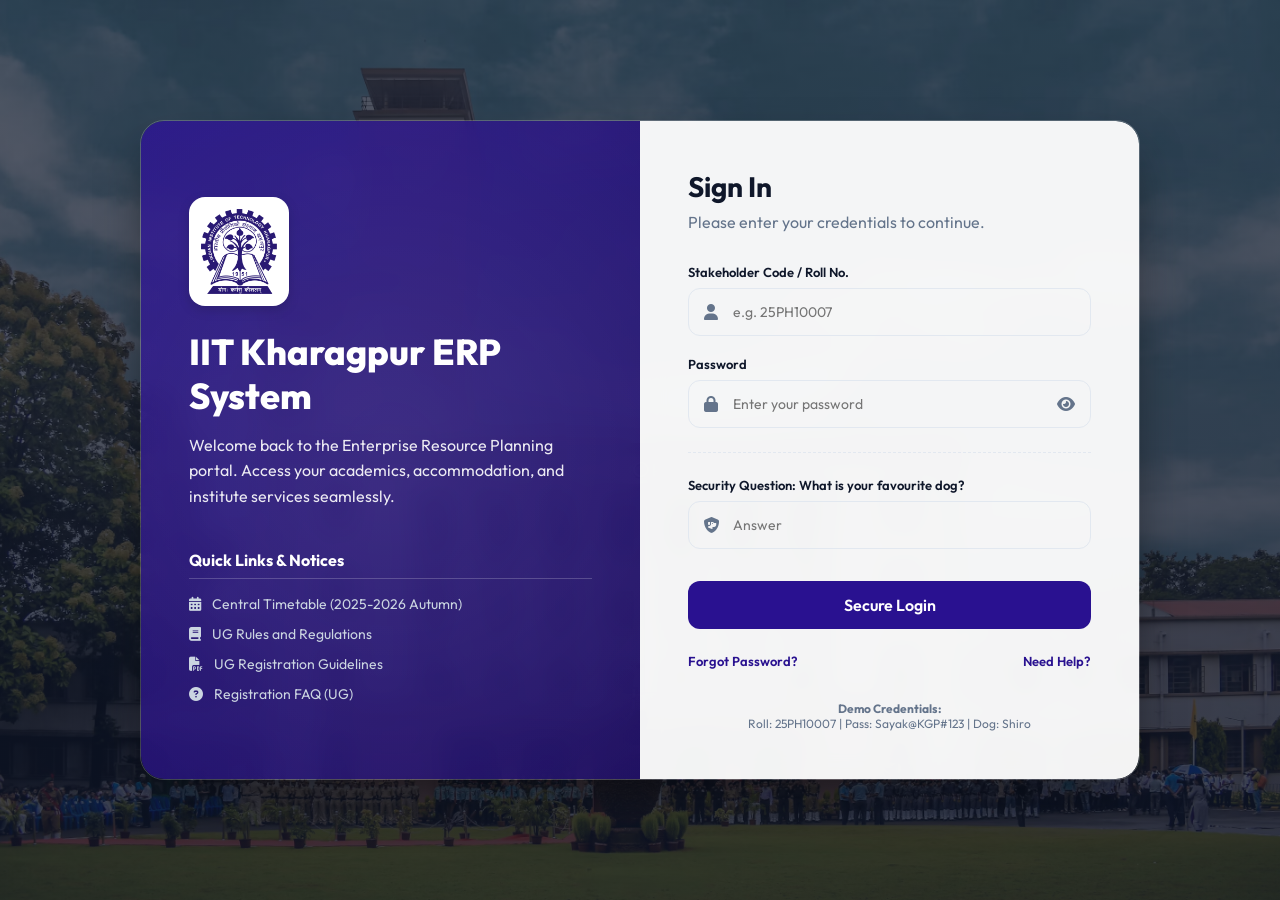
<file: index.html>
<!DOCTYPE html>
<html lang="en">
<head>
    <meta charset="UTF-8">
    <meta name="viewport" content="width=device-width, initial-scale=1.0">
    <title>Login - ERP KGP</title>
    <link rel="icon" type="image/png" href="iitkgp logo.png">
    <link rel="stylesheet" href="style.css">
    <link rel="stylesheet" href="https://cdnjs.cloudflare.com/ajax/libs/font-awesome/6.4.0/css/all.min.css">
    <style>
        body {
            display: flex;
            align-items: center;
            justify-content: center;
            min-height: 100vh;
            background: linear-gradient(rgba(15, 23, 42, 0.7), rgba(15, 23, 42, 0.8)), url('iitkgp.avif') center/cover no-repeat fixed;
            margin: 0;
            overflow-x: hidden;
            font-family: 'Inter', sans-serif;
        }

        .login-container {
            width: 100%;
            max-width: 1000px;
            display: flex;
            background: transparent;
            border-radius: 24px;
            box-shadow: 0 25px 50px -12px rgba(0, 0, 0, 0.5);
            overflow: hidden;
            z-index: 10;
            border: 1px solid rgba(255, 255, 255, 0.2);
            min-height: 600px;
        }

        .login-brand {
            flex: 1;
            background: linear-gradient(135deg, rgba(41, 17, 144, 0.85), rgba(30, 12, 106, 0.85));
            backdrop-filter: blur(12px);
            padding: 48px;
            color: white;
            display: flex;
            flex-direction: column;
            justify-content: center;
            position: relative;
            overflow: hidden;
        }

        .login-brand::before {
            content: '';
            position: absolute;
            top: -50%;
            left: -50%;
            width: 200%;
            height: 200%;
            background: radial-gradient(circle, rgba(255,255,255,0.1) 0%, transparent 60%);
            animation: rotate 20s linear infinite;
        }

        @keyframes rotate {
            0% { transform: rotate(0deg); }
            100% { transform: rotate(360deg); }
        }

        .brand-logo {
            font-size: 64px;
            margin-bottom: 24px;
            z-index: 1;
        }

        .brand-title {
            font-size: 36px;
            font-weight: 800;
            margin: 0 0 16px 0;
            z-index: 1;
            line-height: 1.2;
        }

        .brand-subtitle {
            font-size: 16px;
            opacity: 0.9;
            z-index: 1;
            line-height: 1.6;
        }

        .login-form-area {
            flex: 1;
            padding: 48px;
            display: flex;
            flex-direction: column;
            justify-content: center;
            background: rgba(255, 255, 255, 0.95);
            backdrop-filter: blur(12px);
        }

        .form-header {
            margin-bottom: 32px;
        }

        .form-header h2 {
            font-size: 28px;
            margin: 0 0 8px 0;
            color: var(--text-main);
        }

        .form-header p {
            color: var(--text-muted);
            margin: 0;
        }

        .input-group {
            margin-bottom: 20px;
            position: relative;
        }

        .input-group label {
            display: block;
            margin-bottom: 8px;
            font-size: 13px;
            font-weight: 600;
            color: var(--text-main);
        }

        .input-group input {
            width: 100%;
            padding: 14px 16px 14px 44px;
            border: 1px solid var(--border-color);
            border-radius: 12px;
            font-size: 14px;
            background: var(--bg-color);
            color: var(--text-main);
            transition: var(--transition-fast);
            box-sizing: border-box;
        }

        .input-group input:focus {
            outline: none;
            border-color: var(--brand-primary);
            box-shadow: 0 0 0 4px var(--brand-primary-bg);
            background: var(--panel-bg);
        }

        .input-group i {
            position: absolute;
            left: 16px;
            top: 50%;
            transform: translateY(-50%);
            color: var(--text-muted);
            font-size: 16px;
        }

        .toggle-password {
            position: absolute;
            right: 16px;
            left: auto !important;
            top: 50%;
            transform: translateY(-50%);
            color: var(--text-muted);
            font-size: 16px;
            cursor: pointer;
            transition: var(--transition-fast);
            z-index: 10;
        }

        .toggle-password:hover {
            color: var(--brand-primary);
        }

        .input-wrapper {
            position: relative;
            width: 100%;
        }

        .btn-login {
            width: 100%;
            padding: 14px;
            background: var(--brand-primary);
            color: white;
            border: none;
            border-radius: 12px;
            font-size: 16px;
            font-weight: 600;
            cursor: pointer;
            transition: var(--transition-fast);
            margin-top: 12px;
        }

        .btn-login:hover {
            background: #1e0c6a; /* A darker shade of var(--brand-primary) #291190 */
            transform: translateY(-1px);
            box-shadow: 0 4px 6px -1px rgba(0, 0, 0, 0.1), 0 2px 4px -1px rgba(0, 0, 0, 0.06);
        }

        .login-links {
            display: flex;
            justify-content: space-between;
            margin-top: 24px;
            font-size: 13px;
        }

        .login-links a {
            color: var(--brand-primary);
            text-decoration: none;
            font-weight: 600;
        }

        .login-links a:hover {
            text-decoration: underline;
        }

        .error-toast {
            display: none;
            background: var(--accent-red-bg);
            color: var(--accent-red);
            padding: 12px 16px;
            border-radius: 8px;
            font-size: 13px;
            font-weight: 600;
            margin-bottom: 20px;
            border: 1px solid rgba(239, 68, 68, 0.2);
            align-items: center;
            gap: 8px;
        }

        .error-toast.active {
            display: flex;
            animation: shake 0.4s ease-in-out;
        }

        @keyframes shake {
            0%, 100% { transform: translateX(0); }
            25% { transform: translateX(-5px); }
            50% { transform: translateX(5px); }
            75% { transform: translateX(-5px); }
        }

        @media (max-width: 768px) {
            body {
                padding: 16px;
                background-attachment: scroll;
            }
            .login-container {
                flex-direction: column-reverse;
                min-height: auto;
                border-radius: 20px;
                border: 1px solid rgba(255, 255, 255, 0.2);
            }
            .login-brand {
                padding: 32px 20px;
            }
            .login-form-area {
                padding: 32px 20px;
            }
        }
    </style>
</head>
<body>
    <div class="login-container">
        <!-- Branding Side -->
        <div class="login-brand">
            <img src="iitkgp logo.png" alt="IIT KGP Logo" style="width: 100px; background: white; padding: 12px; border-radius: 16px; box-shadow: 0 4px 12px rgba(0,0,0,0.15); margin-bottom: 24px; z-index: 1;">
            <h1 class="brand-title">IIT Kharagpur ERP System</h1>
            <p class="brand-subtitle">Welcome back to the Enterprise Resource Planning portal. Access your academics, accommodation, and institute services seamlessly.</p>
            
            <div style="margin-top: 40px; z-index: 1;">
                <h3 style="font-size: 16px; margin-bottom: 16px; border-bottom: 1px solid rgba(255,255,255,0.2); padding-bottom: 8px;">Quick Links & Notices</h3>
                <ul style="list-style: none; padding: 0; margin: 0; font-size: 14px; display: flex; flex-direction: column; gap: 12px;">
                    <li><a href="https://erp.iitkgp.ac.in/Acad/AUT_Time_Table_25_26.pdf" target="_blank" style="color: #cbd5e1; text-decoration: none;"><i class="fa-solid fa-calendar-days" style="margin-right: 8px;"></i> Central Timetable (2025-2026 Autumn)</a></li>
                    <li><a href="https://erp.iitkgp.ac.in/regulation_UG_corrected.pdf" target="_blank" style="color: #cbd5e1; text-decoration: none;"><i class="fa-solid fa-book" style="margin-right: 8px;"></i> UG Rules and Regulations</a></li>
                    <li><a href="https://erp.iitkgp.ac.in/SubRegGuideline.pdf" target="_blank" style="color: #cbd5e1; text-decoration: none;"><i class="fa-solid fa-file-pdf" style="margin-right: 8px;"></i> UG Registration Guidelines</a></li>
                    <li><a href="https://erp.iitkgp.ac.in/FAQ-UG.pdf" target="_blank" style="color: #cbd5e1; text-decoration: none;"><i class="fa-solid fa-circle-question" style="margin-right: 8px;"></i> Registration FAQ (UG)</a></li>
                </ul>
            </div>
        </div>

        <!-- Form Side -->
        <div class="login-form-area">
            <div class="form-header">
                <h2>Sign In</h2>
                <p>Please enter your credentials to continue.</p>
            </div>

            <div class="error-toast" id="errorToast">
                <i class="fa-solid fa-circle-exclamation"></i>
                <span id="errorMessage">Invalid credentials. Please try again.</span>
            </div>

            <form id="loginForm" onsubmit="attemptLogin(event)">
                <div class="input-group">
                    <label>Stakeholder Code / Roll No.</label>
                    <div class="input-wrapper">
                        <i class="fa-solid fa-user"></i>
                        <input type="text" id="roll" placeholder="e.g. 25PH10007" autocomplete="off">
                    </div>
                </div>

                <div class="input-group">
                    <label>Password</label>
                    <div class="input-wrapper">
                        <i class="fa-solid fa-lock"></i>
                        <input type="password" id="pwd" placeholder="Enter your password" style="padding-right: 44px;">
                        <i class="fa-solid fa-eye toggle-password" id="togglePasswordBtn"></i>
                    </div>
                </div>

                <div class="input-group" style="margin-top: 24px; padding-top: 24px; border-top: 1px dashed var(--border-color);">
                    <label>Security Question: What is your favourite dog?</label>
                    <div class="input-wrapper">
                        <i class="fa-solid fa-shield-dog"></i>
                        <input type="text" id="ans" placeholder="Answer" autocomplete="off">
                    </div>
                </div>

                <button type="submit" class="btn-login">Secure Login</button>
            </form>

            <div class="login-links">
                <a href="#" onclick="alert('Password reset link has been sent to your registered institute email ID.'); return false;">Forgot Password?</a>
                <a href="#" onclick="alert('Please contact ERP Helpdesk at 03222-81019 for assistance.'); return false;">Need Help?</a>
            </div>
            
            <div style="margin-top: 32px; font-size: 12px; color: var(--text-muted); text-align: center;">
                <p><strong>Demo Credentials:</strong><br>Roll: 25PH10007 | Pass: Sayak@KGP#123 | Dog: Shiro</p>
            </div>
        </div>
    </div>

    <script>
        function attemptLogin(e) {
            e.preventDefault();
            const roll = document.getElementById('roll').value.trim();
            const pwd = document.getElementById('pwd').value;
            const ans = document.getElementById('ans').value.trim().toLowerCase();
            const errorToast = document.getElementById('errorToast');

            errorToast.classList.remove('active');

            if (roll === '25PH10007' && pwd === 'Sayak@KGP#123' && ans === 'shiro') {
                // Successful Login! Redirect to Dashboard
                window.location.href = 'dashboard/';
            } else {
                // Failed Login
                errorToast.classList.add('active');
            }
        }

        // Toggle Password Visibility
        const togglePasswordBtn = document.getElementById('togglePasswordBtn');
        const pwdInput = document.getElementById('pwd');
        if (togglePasswordBtn && pwdInput) {
            togglePasswordBtn.addEventListener('click', () => {
                if (pwdInput.type === 'password') {
                    pwdInput.type = 'text';
                    togglePasswordBtn.classList.remove('fa-eye');
                    togglePasswordBtn.classList.add('fa-eye-slash');
                } else {
                    pwdInput.type = 'password';
                    togglePasswordBtn.classList.remove('fa-eye-slash');
                    togglePasswordBtn.classList.add('fa-eye');
                }
            });
        }
    </script>
</body>
</html>
</file>
<file: style.css>
@import url('https://fonts.googleapis.com/css2?family=Outfit:wght@300;400;500;600;700;800&display=swap');

:root {
    --brand-bg: #f8fafc;
    /* Premium clean off-white background */
    --panel-bg: #ffffff;
    /* Crisp white panels */
    --border-color: #e2e8f0;
    /* Soft slate/gray borders */
    --border-hover: #cbd5e1;
    --text-main: #0f172a;
    /* Slate-900 high contrast text */
    --text-muted: #64748b;
    /* Slate-500 muted text */
    --brand-primary: #291190;
    /* Premium Vercel/Linear royal blue */
    --brand-primary-light: #60a5fa;
    --brand-primary-bg: rgba(59, 130, 246, 0.05);
    --brand-primary-hover: rgba(59, 130, 246, 0.08);
    --accent-red: #ef4444;
    /* Clean alert red */
    --accent-red-bg: rgba(239, 68, 68, 0.05);
    --accent-green: #10b981;
    /* Success green */
    --accent-green-bg: rgba(16, 185, 129, 0.05);

    --shadow-sm: 0 1px 3px 0 rgba(0, 0, 0, 0.05), 0 1px 2px -1px rgba(0, 0, 0, 0.05);
    --shadow-md: 0 4px 6px -1px rgba(0, 0, 0, 0.05), 0 2px 4px -2px rgba(0, 0, 0, 0.05);
    --shadow-lg: 0 10px 15px -3px rgba(0, 0, 0, 0.05), 0 4px 6px -4px rgba(0, 0, 0, 0.05);
    --shadow-xl: 0 20px 25px -5px rgba(0, 0, 0, 0.05), 0 8px 10px -6px rgba(0, 0, 0, 0.05);

    --transition-fast: 0.15s cubic-bezier(0.4, 0, 0.2, 1);
    --transition-normal: 0.25s cubic-bezier(0.4, 0, 0.2, 1);
    --sidebar-width: 280px;
}

* {
    margin: 0;
    padding: 0;
    box-sizing: border-box;
    font-family: 'Outfit', sans-serif;
}

body {
    background-color: var(--brand-bg);
    /* Clean grid background overlay */
    background-image:
        radial-gradient(var(--border-color) 1px, transparent 1px);
    background-size: 24px 24px;
    color: var(--text-main);
    overflow-x: hidden;
    position: relative;
    min-height: 100vh;
}

/* Subtle background glow blobs - soft and light */
.bg-blob {
    position: fixed;
    border-radius: 50%;
    filter: blur(140px);
    z-index: -1;
    pointer-events: none;
    opacity: 0.4;
}

.blob-1 {
    top: -10%;
    left: -10%;
    width: 600px;
    height: 600px;
    background: radial-gradient(circle, rgba(59, 130, 246, 0.12) 0%, transparent 70%);
}

.blob-2 {
    bottom: -10%;
    right: -10%;
    width: 800px;
    height: 800px;
    background: radial-gradient(circle, rgba(99, 102, 241, 0.08) 0%, transparent 70%);
}

.blob-3 {
    top: 30%;
    left: 35%;
    width: 500px;
    height: 500px;
    background: radial-gradient(circle, rgba(16, 185, 129, 0.05) 0%, transparent 70%);
}

/* Glass panel styled as premium white card */
.glass-panel {
    background: var(--panel-bg);
    border: 1px solid var(--border-color);
    box-shadow: var(--shadow-sm);
    border-radius: 12px;
}

/* Layout */
.dashboard {
    display: flex;
    min-height: 100vh;
}

/* Sidebar - Unified Light Theme */
.sidebar {
    width: var(--sidebar-width);
    height: 100vh;
    position: fixed;
    background: var(--panel-bg);
    border-right: 1px solid var(--border-color);
    z-index: 1000;
    display: flex;
    flex-direction: column;
    transition: var(--transition-normal);
}

.sidebar-header {
    padding: 24px;
    display: flex;
    align-items: center;
    gap: 12px;
    border-bottom: 1px solid var(--border-color);
}

.sidebar-header h2 {
    font-size: 20px;
    font-weight: 700;
    color: var(--text-main);
    letter-spacing: -0.5px;
}

.close-btn {
    display: none;
    background: transparent;
    border: none;
    color: var(--text-muted);
    font-size: 20px;
    cursor: pointer;
    margin-left: auto;
    transition: var(--transition-fast);
}

.close-btn:hover {
    color: var(--text-main);
}

.sidebar-menu {
    padding: 16px;
    overflow-y: auto;
    flex: 1;
}

.sidebar-menu::-webkit-scrollbar {
    width: 4px;
}

.sidebar-menu::-webkit-scrollbar-thumb {
    background: var(--border-color);
    border-radius: 10px;
}

.menu-item {
    display: flex;
    align-items: center;
    gap: 12px;
    padding: 10px 16px;
    color: var(--text-muted);
    border-radius: 8px;
    margin-bottom: 4px;
    transition: var(--transition-fast);
    cursor: pointer;
    text-decoration: none;
    font-size: 14px;
    font-weight: 500;
    border: 1px solid transparent;
}

.menu-item i {
    font-size: 16px;
    width: 20px;
    text-align: center;
    color: var(--text-muted);
    transition: var(--transition-fast);
}

.menu-item:hover,
.menu-item.active {
    background: var(--brand-primary-bg);
    color: var(--brand-primary);
}

.menu-item.active {
    background: var(--brand-primary-bg);
    border-color: rgba(59, 130, 246, 0.15);
    font-weight: 600;
}

.menu-item:hover i,
.menu-item.active i {
    color: var(--brand-primary);
}

/* Accordion Navigation Category */
.accordion-wrapper {
    margin-bottom: 4px;
}

.accordion-header {
    justify-content: space-between;
}

.accordion-content {
    max-height: 0;
    overflow: hidden;
    transition: max-height 0.3s cubic-bezier(0.4, 0, 0.2, 1);
    background: var(--brand-bg);
    border-radius: 8px;
    margin: 2px 4px 6px 12px;
    border-left: 2px solid var(--border-color);
}

.accordion-wrapper.open .accordion-content {
    max-height: 1000px;
}

.accordion-wrapper.open .caret {
    transform: rotate(180deg);
}

.caret {
    transition: transform var(--transition-fast);
}

/* Submenu items */
.submenu-category {
    padding: 10px 16px 4px 16px;
    font-size: 11px;
    text-transform: uppercase;
    letter-spacing: 0.5px;
    color: var(--text-muted);
    font-weight: 700;
}

.submenu-item {
    display: block;
    padding: 8px 16px 8px 24px;
    color: var(--text-muted);
    font-size: 13px;
    transition: var(--transition-fast);
    text-decoration: none;
    font-weight: 500;
}

.submenu-item:hover,
.submenu-item.active {
    color: var(--brand-primary);
    background: var(--brand-primary-bg);
}

/* Main Content Area */
.main-area {
    flex: 1;
    margin-left: var(--sidebar-width);
    display: flex;
    flex-direction: column;
    min-height: 100vh;
}

/* Top Nav */
.top-nav {
    height: 70px;
    padding: 0 32px;
    display: flex;
    justify-content: space-between;
    align-items: center;
    position: sticky;
    top: 0;
    z-index: 100;
    background: rgba(255, 255, 255, 0.85);
    backdrop-filter: blur(8px);
    border-bottom: 1px solid var(--border-color);
}

.menu-btn {
    display: none;
    background: transparent;
    border: none;
    color: var(--text-main);
    font-size: 20px;
    cursor: pointer;
    margin-right: 12px;
}

.search-box {
    display: flex;
    align-items: center;
    background: var(--brand-bg);
    border: 1px solid var(--border-color);
    border-radius: 8px;
    padding: 8px 16px;
    width: 320px;
    transition: var(--transition-fast);
}

.search-box:focus-within {
    border-color: var(--brand-primary);
    box-shadow: 0 0 0 2px rgba(59, 130, 246, 0.1);
    background: #ffffff;
}

.search-box input {
    background: transparent;
    border: none;
    outline: none;
    color: var(--text-main);
    width: 100%;
    margin-left: 8px;
    font-size: 14px;
}

.search-box input::placeholder {
    color: var(--text-muted);
}

.search-box i {
    color: var(--text-muted);
}

.search-mobile-close {
    display: none; /* hidden by default on desktop */
}

/* Back Button Styling (visible on all views when active) */
.back-btn {
    display: none;
}

.back-btn.visible {
    display: flex;
    align-items: center;
    justify-content: center;
    background: transparent;
    border: none;
    color: var(--text-main);
    font-size: 20px;
    cursor: pointer;
    margin-right: 16px;
    width: 36px;
    height: 36px;
    border-radius: 8px;
    transition: var(--transition-fast);
}

.back-btn.visible:hover {
    background: var(--brand-primary-bg);
    color: var(--brand-primary);
}

.nav-actions {
    display: flex;
    align-items: center;
    gap: 16px;
}

.icon-btn {
    position: relative;
    background: transparent;
    border: none;
    color: var(--text-muted);
    font-size: 20px;
    cursor: pointer;
    transition: var(--transition-fast);
    width: 36px;
    height: 36px;
    border-radius: 8px;
    display: flex;
    align-items: center;
    justify-content: center;
}

.icon-btn:hover {
    color: var(--brand-primary);
    background: var(--brand-bg);
}

.badge {
    position: absolute;
    top: 2px;
    right: 2px;
    background: var(--accent-red);
    color: #fff;
    font-size: 9px;
    font-weight: 700;
    height: 16px;
    width: 16px;
    border-radius: 50%;
    display: flex;
    align-items: center;
    justify-content: center;
    border: 2px solid #fff;
}

/* Profile Dropdown */
.profile-menu {
    position: relative;
}

.profile-btn {
    display: flex;
    align-items: center;
    gap: 10px;
    background: #ffffff;
    border: 1px solid var(--border-color);
    padding: 6px 12px;
    border-radius: 30px;
    cursor: pointer;
    transition: var(--transition-fast);
    color: var(--text-main);
}

.profile-btn:hover {
    border-color: var(--brand-primary);
    background: var(--brand-bg);
}

.profile-btn img {
    width: 26px;
    height: 26px;
    border-radius: 50%;
    border: 1.5px solid var(--brand-primary);
}

.profile-btn span {
    font-weight: 500;
    font-size: 13px;
}

.dropdown-content {
    position: absolute;
    top: calc(100% + 8px);
    right: 0;
    width: 220px;
    border-radius: 12px;
    padding: 6px;
    opacity: 0;
    visibility: hidden;
    transform: translateY(6px);
    transition: var(--transition-fast);
    z-index: 1100;
    background: #ffffff;
    border: 1px solid var(--border-color);
    box-shadow: var(--shadow-lg);
}

.profile-menu.open .dropdown-content {
    opacity: 1;
    visibility: visible;
    transform: translateY(0);
}

.dropdown-item {
    display: flex;
    align-items: center;
    gap: 10px;
    padding: 8px 12px;
    color: var(--text-main);
    text-decoration: none;
    border-radius: 6px;
    transition: var(--transition-fast);
    font-size: 13px;
    font-weight: 500;
}

.dropdown-item:hover {
    background: var(--brand-primary-bg);
    color: var(--brand-primary);
}

.dropdown-item i {
    font-size: 14px;
    color: var(--text-muted);
}

.dropdown-item:hover i {
    color: var(--brand-primary);
}

.dropdown-divider {
    height: 1px;
    background: var(--border-color);
    margin: 4px 0;
}

/* Top Nav Dropdowns for Mail and Notifications */
.topnav-dropdown-wrapper {
    position: relative;
}

.topnav-dropdown-wrapper .dropdown-content {
    width: 320px;
    padding: 12px;
}

.topnav-dropdown-wrapper.open .dropdown-content {
    opacity: 1;
    visibility: visible;
    transform: translateY(0);
}

.dropdown-header-title {
    font-size: 13px;
    font-weight: 700;
    color: var(--text-main);
    padding: 4px 8px 8px 8px;
    text-transform: uppercase;
    letter-spacing: 0.5px;
}

.message-item,
.notification-item {
    display: flex;
    flex-direction: column;
    align-items: flex-start;
    gap: 4px;
    padding: 10px !important;
    border-radius: 8px;
    margin-bottom: 6px;
    border: 1px solid transparent;
    background: transparent;
}

.message-item:hover,
.notification-item:hover {
    background: var(--brand-primary-bg) !important;
    border-color: rgba(59, 130, 246, 0.1);
}

.message-meta {
    display: flex;
    justify-content: space-between;
    width: 100%;
    font-size: 11px;
}

.message-meta strong {
    color: var(--brand-primary);
}

.message-time {
    color: var(--text-muted);
}

.message-subject {
    font-size: 12px;
    font-weight: 600;
    color: var(--text-main);
}

.message-preview {
    font-size: 11px;
    color: var(--text-muted);
    white-space: nowrap;
    overflow: hidden;
    text-overflow: ellipsis;
    width: 100%;
}

.notification-item {
    flex-direction: row !important;
    align-items: flex-start;
    gap: 10px;
}

.notification-dot {
    width: 8px;
    height: 8px;
    border-radius: 50%;
    background: var(--brand-primary);
    margin-top: 4px;
    flex-shrink: 0;
}

.notification-dot.unread {
    background: var(--brand-primary);
    box-shadow: 0 0 0 2px rgba(59, 130, 246, 0.2);
}

.notification-body {
    display: flex;
    flex-direction: column;
    gap: 2px;
    text-align: left;
}

.notification-body strong {
    font-size: 12px;
    color: var(--text-main);
}

.notification-body span {
    font-size: 11px;
    color: var(--text-muted);
    line-height: 1.4;
}


/* Dashboard Content Area */
.content-area {
    padding: 32px;
    max-width: 1400px;
    width: 100%;
    margin: 0 auto;
    flex: 1;
}

/* Hero Banner - Professional and Executive */
.hero-banner {
    border-radius: 16px;
    padding: 32px 40px;
    position: relative;
    overflow: hidden;
    margin-bottom: 32px;
    display: flex;
    justify-content: space-between;
    align-items: center;
    background: linear-gradient(135deg, #1e293b 0%, #0f172a 100%);
    box-shadow: var(--shadow-md);
}

.hero-banner::after {
    content: '';
    position: absolute;
    right: 0;
    top: 0;
    bottom: 0;
    width: 40%;
    background: linear-gradient(90deg, transparent, rgba(59, 130, 246, 0.08));
    pointer-events: none;
}

.hero-text h1 {
    font-size: 28px;
    font-weight: 700;
    margin-bottom: 6px;
    color: #ffffff;
    letter-spacing: -0.5px;
}

.hero-text p {
    font-size: 15px;
    color: var(--text-muted);
    color: #94a3b8;
    font-weight: 400;
}

.hero-btn {
    background: var(--brand-primary);
    color: #fff;
    border: none;
    padding: 10px 20px;
    border-radius: 8px;
    font-size: 14px;
    font-weight: 600;
    cursor: pointer;
    box-shadow: 0 4px 10px rgba(59, 130, 246, 0.2);
    transition: var(--transition-fast);
    z-index: 10;
}

.hero-btn:hover {
    background: #2563eb;
    box-shadow: 0 6px 14px rgba(59, 130, 246, 0.3);
    transform: translateY(-1px);
}

/* Bento Grid Dashboard layout */
.bento-grid {
    display: grid;
    grid-template-columns: repeat(12, 1fr);
    gap: 24px;
}

/* Dashboard Cards */
.card {
    background: var(--panel-bg);
    border: 1px solid var(--border-color);
    box-shadow: var(--shadow-sm);
    border-radius: 16px;
    padding: 24px;
    transition: border-color var(--transition-fast), box-shadow var(--transition-fast);
    position: relative;
    overflow: hidden;
}

.card:hover {
    border-color: var(--border-hover);
    box-shadow: var(--shadow-md);
}

.col-span-4 {
    grid-column: span 4;
}

.col-span-6 {
    grid-column: span 6;
}

.col-span-8 {
    grid-column: span 8;
}

.col-span-12 {
    grid-column: span 12;
}


/* Sidebar Logo */
.sidebar-logo {
    height: 32px;
    width: auto;
    object-fit: contain;
}

/* Table wrapper for horizontal scroll */
.table-responsive {
    width: 100%;
    overflow-x: auto;
    -webkit-overflow-scrolling: touch;
}


.card-header {
    display: flex;
    justify-content: space-between;
    align-items: center;
    margin-bottom: 20px;
}

.card-title {
    display: flex;
    align-items: center;
    gap: 10px;
    font-size: 16px;
    font-weight: 600;
    color: var(--text-main);
    letter-spacing: -0.3px;
}

.card-icon {
    width: 32px;
    height: 32px;
    border-radius: 8px;
    background: var(--brand-primary-bg);
    display: flex;
    align-items: center;
    justify-content: center;
    font-size: 14px;
    color: var(--brand-primary);
}

/* Stats Display */
.stats-container {
    display: grid;
    grid-template-columns: 1fr 1fr;
    gap: 16px;
}

.stat-box {
    background: var(--brand-bg);
    border-radius: 12px;
    padding: 16px;
    border: 1px solid var(--border-color);
    transition: var(--transition-fast);
}

.stat-box:hover {
    border-color: var(--brand-primary-light);
    background: var(--panel-bg);
}

.stat-value {
    font-size: 28px;
    font-weight: 700;
    color: var(--text-main);
    margin-bottom: 4px;
    display: block;
}

.stat-label {
    font-size: 11px;
    color: var(--text-muted);
    font-weight: 600;
    text-transform: uppercase;
    letter-spacing: 0.5px;
}

.stat-box.alert {
    background: var(--accent-red-bg);
    border-color: rgba(239, 68, 68, 0.1);
}

.stat-box.alert .stat-value {
    color: var(--accent-red);
}

.stat-box.alert:hover {
    border-color: var(--accent-red);
    background: #ffffff;
}

/* List Links (Stripe/Linear list items) */
.link-list {
    display: flex;
    flex-direction: column;
    gap: 10px;
}

.link-item {
    display: flex;
    align-items: center;
    gap: 12px;
    padding: 12px 16px;
    background: var(--panel-bg);
    border-radius: 8px;
    border: 1px solid var(--border-color);
    color: var(--text-main);
    text-decoration: none;
    transition: var(--transition-fast);
    font-size: 13px;
    font-weight: 500;
}

.link-item:hover {
    border-color: var(--brand-primary-light);
    background: var(--brand-primary-bg);
    transform: translateX(4px);
}

.link-item i {
    font-size: 14px;
    color: var(--text-muted);
}

.link-item:hover i {
    color: var(--brand-primary);
}

/* Quick Actions Grid */
.action-grid {
    display: grid;
    grid-template-columns: repeat(auto-fit, minmax(120px, 1fr));
    gap: 16px;
}

.action-box {
    display: flex;
    flex-direction: column;
    align-items: center;
    justify-content: center;
    gap: 12px;
    padding: 20px 16px;
    background: var(--panel-bg);
    border-radius: 12px;
    border: 1px solid var(--border-color);
    color: var(--text-main);
    text-decoration: none;
    transition: var(--transition-fast);
    text-align: center;
}

.action-box:hover {
    border-color: var(--brand-primary);
    background: var(--brand-primary-bg);
    transform: translateY(-2px);
    box-shadow: var(--shadow-md);
}

.action-box i {
    font-size: 24px;
    color: var(--text-muted);
    transition: var(--transition-fast);
}

.action-box:hover i {
    color: var(--brand-primary);
}

.action-box span {
    font-weight: 600;
    font-size: 12px;
}

/* Footer Styling */
.footer {
    padding: 24px 32px;
    text-align: center;
    font-size: 12px;
    color: var(--text-muted);
    border-top: 1px solid var(--border-color);
    margin-top: auto;
    background: var(--panel-bg);
}

/* Profile Form styling (for verification pages) */
.profile-form-grid {
    display: grid;
    grid-template-columns: 1fr 1fr;
    gap: 20px;
}


.form-group {
    display: flex;
    flex-direction: column;
    gap: 8px;
}

.form-group label {
    font-size: 12px;
    font-weight: 600;
    color: var(--text-muted);
    text-transform: uppercase;
}

.form-control {
    background: var(--brand-bg);
    border: 1px solid var(--border-color);
    border-radius: 8px;
    padding: 10px 14px;
    font-size: 14px;
    color: var(--text-main);
    outline: none;
    transition: var(--transition-fast);
}

.form-control:focus {
    border-color: var(--brand-primary);
    background: #ffffff;
    box-shadow: 0 0 0 2px rgba(59, 130, 246, 0.1);
}

.btn-primary {
    background: var(--brand-primary);
    color: #ffffff;
    border: 1px solid transparent;
    border-radius: 8px;
    padding: 10px 20px;
    font-size: 14px;
    font-weight: 600;
    cursor: pointer;
    transition: var(--transition-fast);
    display: flex;
    justify-content: center;
    align-items: center;
    max-width: 100%;
    white-space: normal;
    text-align: center;
    word-break: break-word;
}

.btn-primary:hover {
    background: #2563eb;
}


/* Modal Design System */
.modal-overlay {
    position: fixed;
    top: 0;
    left: 0;
    right: 0;
    bottom: 0;
    background: rgba(15, 23, 42, 0.4);
    backdrop-filter: blur(4px);
    z-index: 2000;
    display: flex;
    align-items: center;
    justify-content: center;
    opacity: 0;
    visibility: hidden;
    transition: opacity var(--transition-normal), visibility var(--transition-normal);
}

.modal-overlay.open {
    opacity: 1;
    visibility: visible;
}

.modal-container {
    background: var(--panel-bg);
    border: 1px solid var(--border-color);
    box-shadow: var(--shadow-xl);
    border-radius: 16px;
    width: 90%;
    max-width: 600px;
    max-height: 85vh;
    display: flex;
    flex-direction: column;
    transform: scale(0.95);
    transition: transform var(--transition-normal);
    overflow: hidden;
}

.modal-overlay.open .modal-container {
    transform: scale(1);
}

.modal-header {
    padding: 16px 24px;
    border-bottom: 1px solid var(--border-color);
    display: flex;
    align-items: center;
    justify-content: space-between;
}

.modal-header h3 {
    font-size: 16px;
    font-weight: 700;
    color: var(--text-main);
}

.modal-close {
    background: transparent;
    border: none;
    font-size: 18px;
    color: var(--text-muted);
    cursor: pointer;
    transition: var(--transition-fast);
}

.modal-close:hover {
    color: var(--text-main);
}

.modal-body {
    padding: 24px;
    overflow-y: auto;
    font-size: 14px;
    line-height: 1.6;
    color: var(--text-main);
}

.modal-body form {
    display: flex;
    flex-direction: column;
    gap: 16px;
}

.modal-body .form-group {
    display: flex;
    flex-direction: column;
    gap: 6px;
}

.modal-body p {
    margin-bottom: 12px;
}

.modal-body ul {
    margin-left: 20px;
    margin-bottom: 16px;
}

.modal-body li {
    margin-bottom: 6px;
}

/* Global Search Dropdown */
.search-results-dropdown {
    position: absolute;
    top: 50px;
    left: 45px;
    width: 350px;
    background: var(--panel-bg);
    border: 1px solid var(--border-color);
    border-radius: 12px;
    box-shadow: var(--shadow-lg);
    z-index: 1000;
    max-height: 400px;
    overflow-y: auto;
    display: none;
    flex-direction: column;
    padding: 8px 0;
}

.search-results-dropdown.active {
    display: flex;
}

.search-result-item {
    display: flex;
    flex-direction: column;
    padding: 10px 16px;
    text-decoration: none;
    color: var(--text-main);
    border-bottom: 1px solid var(--border-color);
    transition: var(--transition-fast);
}

.search-result-item:last-child {
    border-bottom: none;
}

.search-result-item:hover {
    background: var(--brand-primary-bg);
}

.search-result-title {
    font-weight: 600;
    font-size: 14px;
    color: var(--brand-primary);
    margin-bottom: 4px;
}

.search-result-desc {
    font-size: 12px;
    color: var(--text-muted);
}

.search-empty {
    padding: 16px;
    text-align: center;
    color: var(--text-muted);
    font-size: 13px;
}

/* ========================================== */
/* RESPONSIVE MEDIA QUERIES (Cascaded at end) */
/* ========================================== */

@media (max-width: 1200px) {
    .col-span-4 {
        grid-column: span 6;
    }

    .col-span-6 {
        grid-column: span 12;
    }

    .col-span-8 {
        grid-column: span 12;
    }
}

@media (max-width: 900px) {
    .col-span-4,
    .col-span-6,
    .col-span-8 {
        grid-column: span 12;
    }

    .sidebar {
        transform: translateX(-100%);
    }

    .sidebar.active {
        transform: translateX(0);
    }

    .main-area {
        margin-left: 0;
        width: 100%;
        min-width: 0;
    }

    .top-nav {
        padding: 0 20px;
    }

    .menu-btn {
        display: block;
    }

    .close-btn {
        display: block;
    }

    .search-box {
        width: 180px;
    }
    
    .back-btn.visible {
        margin-right: 12px;
    }
}

@media (max-width: 768px) {
    .profile-form-grid {
        grid-template-columns: 1fr;
    }
}

@media (max-width: 600px) {
    /* Collapsed mobile search box */
    .search-box {
        display: flex !important;
        align-items: center !important;
        background: transparent !important;
        border: none !important;
        padding: 0 !important;
        width: 36px !important;
        height: 36px !important;
        justify-content: center !important;
        border-radius: 50% !important;
        cursor: pointer !important;
        position: relative !important;
        box-shadow: none !important;
    }
    
    .search-box i {
        display: block !important;
        font-size: 18px !important;
        color: var(--text-muted) !important;
        cursor: pointer !important;
    }
    
    .search-box input {
        display: none !important;
    }
    
    .search-box .search-mobile-close {
        display: none !important;
    }

    /* Active state when search is open on mobile */
    .search-box.mobile-active {
        position: absolute !important;
        top: 0 !important;
        left: 0 !important;
        width: 100% !important;
        height: 100% !important;
        background: var(--panel-bg) !important;
        border-radius: 0 !important;
        padding: 0 16px !important;
        z-index: 1200 !important;
        display: flex !important;
        align-items: center !important;
        gap: 12px !important;
        box-shadow: var(--shadow-md) !important;
        border: none !important;
    }
    
    .search-box.mobile-active #searchIconTrigger {
        display: none !important;
    }
    
    .search-box.mobile-active input {
        display: block !important;
        background: var(--brand-bg) !important;
        border: 1px solid var(--border-color) !important;
        border-radius: 8px !important;
        padding: 8px 12px !important;
        font-size: 14px !important;
        width: 100% !important;
    }
    
    .search-box.mobile-active .search-mobile-close {
        display: flex !important;
        align-items: center !important;
        justify-content: center !important;
        background: transparent !important;
        border: none !important;
        font-size: 18px !important;
        color: var(--text-main) !important;
        cursor: pointer !important;
        width: 32px !important;
        height: 32px !important;
        flex-shrink: 0 !important;
    }

    .search-box.mobile-active .search-results-dropdown {
        position: absolute !important;
        top: 60px !important;
        left: 0 !important;
        right: 0 !important;
        width: 100% !important;
        max-height: calc(100vh - 60px) !important;
        border-radius: 0 !important;
        border-left: none !important;
        border-right: none !important;
    }

    /* Dropdown alignment fix using fixed positioning relative to viewport */
    .dropdown-content,
    .topnav-dropdown-wrapper .dropdown-content {
        position: fixed !important;
        top: 60px !important;
        left: 12px !important;
        right: 12px !important;
        width: auto !important;
        max-width: none !important;
        z-index: 1500 !important;
    }
    
    .profile-menu.open .dropdown-content,
    .topnav-dropdown-wrapper.open .dropdown-content {
        transform: translateY(0) !important;
    }

    .hero-banner {
        flex-direction: column;
        align-items: flex-start;
        gap: 16px;
        padding: 24px;
    }

    .top-nav {
        padding: 0 16px;
        height: 60px;
    }

    .profile-btn span {
        display: none;
    }

    .nav-actions {
        gap: 10px;
    }

    .content-area {
        padding: 16px;
        width: 100%;
    }

    .card {
        padding: 16px;
        width: 100%;
        overflow: hidden; /* Prevent internal code/table overflow */
    }

    .stats-container {
        grid-template-columns: 1fr !important;
    }

    .link-list>div {
        flex-wrap: wrap;
        gap: 8px;
    }
    
    /* Responsive table handling */
    .table-responsive table {
        font-size: 11px !important;
    }
    
    .table-responsive th, 
    .table-responsive td {
        padding: 8px 4px !important;
    }
}

/* Print Styles */
@media print {
    /* Hide UI elements */
    #sidebar-placeholder, .sidebar, 
    #topnav-placeholder, .top-nav, 
    .perf-sidebar, .btn-primary, 
    .bg-blob, #footer-placeholder {
        display: none !important;
    }

    /* Reset layouts for print */
    body, .dashboard, .main-area, .content-area, .perf-layout {
        display: block !important;
        margin: 0 !important;
        padding: 0 !important;
        width: 100% !important;
        max-width: none !important;
        height: auto !important;
        overflow: visible !important;
        background: white !important;
    }

    .perf-table-container, .summary-card, .stat-badge {
        box-shadow: none !important;
        border: 1px solid #ccc !important;
        break-inside: avoid;
    }

    .hero-banner {
        box-shadow: none !important;
        border-bottom: 2px solid #000 !important;
        margin-bottom: 20px !important;
        padding: 0 !important;
    }
    
    .hero-banner h1 {
        color: #000 !important;
    }

    /* Ensure tables break cleanly */
    .perf-table {
        page-break-inside: auto;
    }
    .perf-table tr {
        page-break-inside: avoid;
        page-break-after: auto;
    }

    /* Force background colors on badges */
    .grade-badge, .stat-badge, .perf-table th {
        -webkit-print-color-adjust: exact !important;
        print-color-adjust: exact !important;
    }
}
</file>
